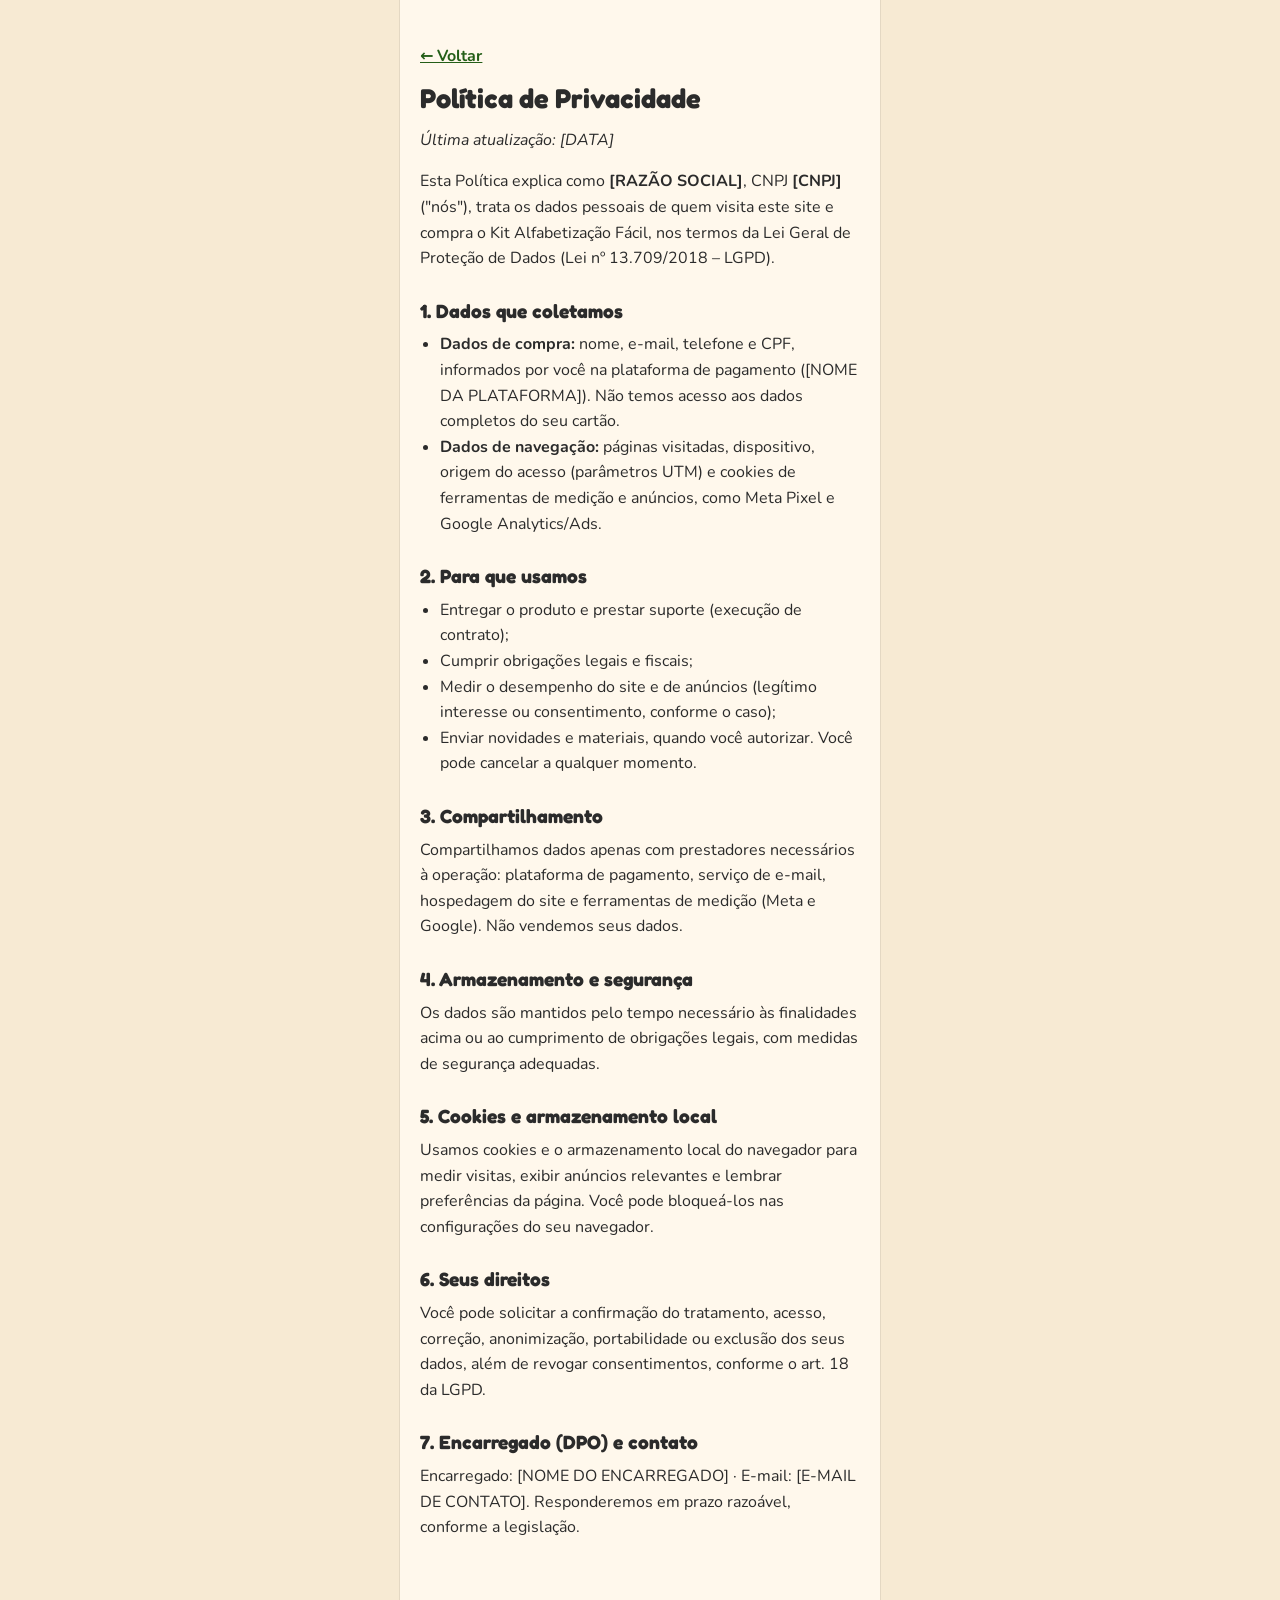
<file: privacidade.html>
<!doctype html>
<html lang="pt-BR">
<head>
  <meta charset="utf-8">
  <meta name="viewport" content="width=device-width, initial-scale=1">
  <title>Política de Privacidade | Alfabetização Fácil</title>
  <meta name="description" content="Política de Privacidade do Kit Alfabetização Fácil, em conformidade com a LGPD.">
  <meta name="robots" content="noindex">
  <link rel="icon" href="img/favicon.svg" type="image/svg+xml">
  <link rel="preconnect" href="https://fonts.googleapis.com">
  <link rel="preconnect" href="https://fonts.gstatic.com" crossorigin>
  <link rel="stylesheet" href="https://fonts.googleapis.com/css2?family=Fredoka:wght@600;700&family=Nunito:wght@400;700&display=swap">
  <link rel="stylesheet" href="css/style.css">
</head>
<body>
<div class="page">
  <main class="legal">
    <a href="index.html" class="voltar">← Voltar</a>
    <h1>Política de Privacidade</h1>
    <p><em>Última atualização: [DATA]</em></p>

    <p>Esta Política explica como <strong>[RAZÃO SOCIAL]</strong>, CNPJ <strong>[CNPJ]</strong> ("nós"), trata os dados pessoais de quem visita este site e compra o Kit Alfabetização Fácil, nos termos da Lei Geral de Proteção de Dados (Lei nº 13.709/2018 – LGPD).</p>

    <h2>1. Dados que coletamos</h2>
    <ul>
      <li><strong>Dados de compra:</strong> nome, e-mail, telefone e CPF, informados por você na plataforma de pagamento ([NOME DA PLATAFORMA]). Não temos acesso aos dados completos do seu cartão.</li>
      <li><strong>Dados de navegação:</strong> páginas visitadas, dispositivo, origem do acesso (parâmetros UTM) e cookies de ferramentas de medição e anúncios, como Meta Pixel e Google Analytics/Ads.</li>
    </ul>

    <h2>2. Para que usamos</h2>
    <ul>
      <li>Entregar o produto e prestar suporte (execução de contrato);</li>
      <li>Cumprir obrigações legais e fiscais;</li>
      <li>Medir o desempenho do site e de anúncios (legítimo interesse ou consentimento, conforme o caso);</li>
      <li>Enviar novidades e materiais, quando você autorizar. Você pode cancelar a qualquer momento.</li>
    </ul>

    <h2>3. Compartilhamento</h2>
    <p>Compartilhamos dados apenas com prestadores necessários à operação: plataforma de pagamento, serviço de e-mail, hospedagem do site e ferramentas de medição (Meta e Google). Não vendemos seus dados.</p>

    <h2>4. Armazenamento e segurança</h2>
    <p>Os dados são mantidos pelo tempo necessário às finalidades acima ou ao cumprimento de obrigações legais, com medidas de segurança adequadas.</p>

    <h2>5. Cookies e armazenamento local</h2>
    <p>Usamos cookies e o armazenamento local do navegador para medir visitas, exibir anúncios relevantes e lembrar preferências da página. Você pode bloqueá-los nas configurações do seu navegador.</p>

    <h2>6. Seus direitos</h2>
    <p>Você pode solicitar a confirmação do tratamento, acesso, correção, anonimização, portabilidade ou exclusão dos seus dados, além de revogar consentimentos, conforme o art. 18 da LGPD.</p>

    <h2>7. Encarregado (DPO) e contato</h2>
    <p>Encarregado: [NOME DO ENCARREGADO] · E-mail: [E-MAIL DE CONTATO]. Responderemos em prazo razoável, conforme a legislação.</p>
  </main>
</div>
</body>
</html>
</file>
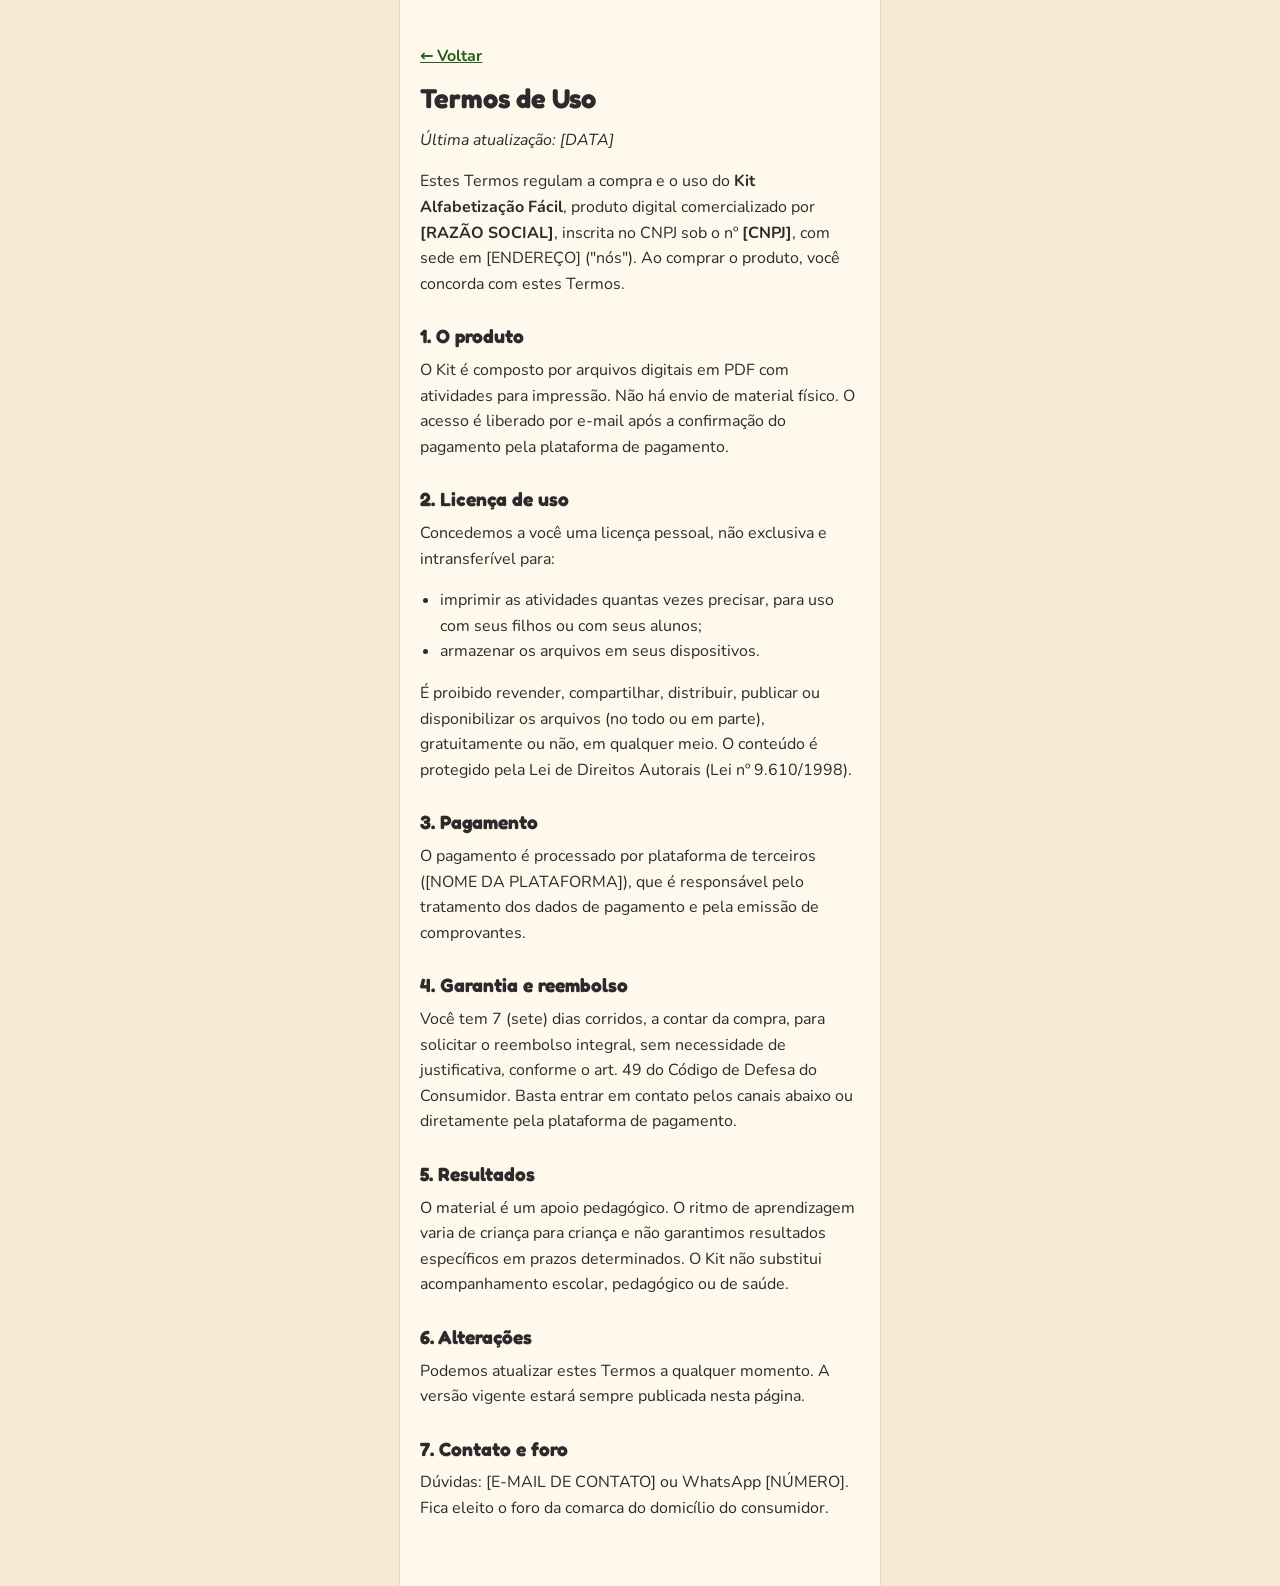
<file: termos.html>
<!doctype html>
<html lang="pt-BR">
<head>
  <meta charset="utf-8">
  <meta name="viewport" content="width=device-width, initial-scale=1">
  <title>Termos de Uso | Alfabetização Fácil</title>
  <meta name="description" content="Termos de Uso do Kit Alfabetização Fácil.">
  <meta name="robots" content="noindex">
  <link rel="icon" href="img/favicon.svg" type="image/svg+xml">
  <link rel="preconnect" href="https://fonts.googleapis.com">
  <link rel="preconnect" href="https://fonts.gstatic.com" crossorigin>
  <link rel="stylesheet" href="https://fonts.googleapis.com/css2?family=Fredoka:wght@600;700&family=Nunito:wght@400;700&display=swap">
  <link rel="stylesheet" href="css/style.css">
</head>
<body>
<div class="page">
  <main class="legal">
    <a href="index.html" class="voltar">← Voltar</a>
    <h1>Termos de Uso</h1>
    <p><em>Última atualização: [DATA]</em></p>

    <p>Estes Termos regulam a compra e o uso do <strong>Kit Alfabetização Fácil</strong>, produto digital comercializado por <strong>[RAZÃO SOCIAL]</strong>, inscrita no CNPJ sob o nº <strong>[CNPJ]</strong>, com sede em [ENDEREÇO] ("nós"). Ao comprar o produto, você concorda com estes Termos.</p>

    <h2>1. O produto</h2>
    <p>O Kit é composto por arquivos digitais em PDF com atividades para impressão. Não há envio de material físico. O acesso é liberado por e-mail após a confirmação do pagamento pela plataforma de pagamento.</p>

    <h2>2. Licença de uso</h2>
    <p>Concedemos a você uma licença pessoal, não exclusiva e intransferível para:</p>
    <ul>
      <li>imprimir as atividades quantas vezes precisar, para uso com seus filhos ou com seus alunos;</li>
      <li>armazenar os arquivos em seus dispositivos.</li>
    </ul>
    <p>É proibido revender, compartilhar, distribuir, publicar ou disponibilizar os arquivos (no todo ou em parte), gratuitamente ou não, em qualquer meio. O conteúdo é protegido pela Lei de Direitos Autorais (Lei nº 9.610/1998).</p>

    <h2>3. Pagamento</h2>
    <p>O pagamento é processado por plataforma de terceiros ([NOME DA PLATAFORMA]), que é responsável pelo tratamento dos dados de pagamento e pela emissão de comprovantes.</p>

    <h2>4. Garantia e reembolso</h2>
    <p>Você tem 7 (sete) dias corridos, a contar da compra, para solicitar o reembolso integral, sem necessidade de justificativa, conforme o art. 49 do Código de Defesa do Consumidor. Basta entrar em contato pelos canais abaixo ou diretamente pela plataforma de pagamento.</p>

    <h2>5. Resultados</h2>
    <p>O material é um apoio pedagógico. O ritmo de aprendizagem varia de criança para criança e não garantimos resultados específicos em prazos determinados. O Kit não substitui acompanhamento escolar, pedagógico ou de saúde.</p>

    <h2>6. Alterações</h2>
    <p>Podemos atualizar estes Termos a qualquer momento. A versão vigente estará sempre publicada nesta página.</p>

    <h2>7. Contato e foro</h2>
    <p>Dúvidas: [E-MAIL DE CONTATO] ou WhatsApp [NÚMERO]. Fica eleito o foro da comarca do domicílio do consumidor.</p>
  </main>
</div>
</body>
</html>
</file>
<file: css/style.css>
/* ===== Kit Alfabetização Fácil ===== */
:root {
  --laranja: #E8742A;
  --verde: #2F7A1F;
  --verde-escuro: #245E17;
  --roxo: #5A4BC2;
  --vermelho: #E3261C;
  --texto: #2B2B2B;
  --amarelo-destaque: #FFC93C;
  --fundo: #F7EAD3;
  --card: #FFF8EC;
  --branco: #FFFFFF;
  --cinza: #5C5C5C;
  --titulo: "Fredoka", "Trebuchet MS", system-ui, sans-serif;
  --corpo: "Nunito", "Segoe UI", system-ui, sans-serif;
  --raio: 12px;
}

*, *::before, *::after { box-sizing: border-box; }
html { scroll-behavior: smooth; scroll-padding-top: 56px; -webkit-text-size-adjust: 100%; }
body {
  margin: 0;
  background: var(--fundo);
  color: var(--texto);
  font: 400 1rem/1.6 var(--corpo);
}
img { display: block; max-width: 100%; height: auto; }
h1, h2, h3 { font-family: var(--titulo); font-weight: 700; line-height: 1.2; margin: 0 0 .5em; }
p { margin: 0 0 1em; }
ul, ol { margin: 0; padding: 0; list-style: none; }
figure { margin: 0; }
a { color: var(--verde-escuro); }
mark { background: var(--amarelo-destaque); color: var(--texto); padding: 0 .2em; border-radius: 4px; -webkit-box-decoration-break: clone; box-decoration-break: clone; }
:focus-visible { outline: 3px solid var(--roxo); outline-offset: 3px; }

/* Coluna central estilo celular */
.page {
  max-width: 480px;
  margin: 0 auto;
  background: var(--card);
  min-height: 100vh;
  box-shadow: 0 0 0 1px rgba(0,0,0,.08);
}

/* Barra de aviso */
.topbar {
  position: sticky; top: 0; z-index: 20;
  background: var(--roxo); color: var(--branco);
  text-align: center; font-weight: 700; font-size: .95rem;
  padding: .6rem 1rem;
}
.topbar p { margin: 0; }

/* Seções e separadores */
.hero, .sec, .destaque { padding: 2rem 1.25rem; }
main > section + section { border-top: 1px solid #000; }

.faixa {
  background: var(--laranja); color: var(--branco);
  font-size: 1.3rem; font-weight: 700; text-align: center;
  padding: .7rem 1rem; border-radius: 10px;
  margin: 0 0 1.5rem;
}
.sec h3 { font-size: 1.2rem; }

/* Hero */
.hero { text-align: center; }
.hero h1 { font-size: 1.95rem; margin-bottom: .75rem; }
.hero__sub { font-size: 1.05rem; }
.hero__img { margin: 1.25rem auto; }

.pricebox {
  background: var(--vermelho); color: var(--branco);
  border: 2px solid #000; border-radius: var(--raio);
  padding: 1rem; margin: 0 0 1.5rem;
}
.pricebox p { margin: 0; }
.pricebox__main { font-size: 1.1rem; }
.pricebox__main strong { font-family: var(--titulo); font-size: 1.9rem; display: inline-block; line-height: 1.1; }
.pricebox__alt { font-size: .95rem; margin-top: .35rem !important; }
.micro { font-size: .9rem; color: var(--cinza); margin: 1rem 0 0; }
.micro span { white-space: nowrap; }

/* Botões */
.btn {
  display: flex; align-items: center; justify-content: center;
  width: 100%; min-height: 56px; padding: .9rem 1.25rem;
  background: var(--verde); color: var(--branco);
  font: 700 1.1rem/1.2 var(--titulo); letter-spacing: .02em; text-transform: uppercase; text-align: center; text-decoration: none;
  border: 2px solid #000; border-radius: var(--raio);
  box-shadow: 6px 6px 0 #000;
  transition: transform .12s ease, box-shadow .12s ease;
  cursor: pointer;
}
.btn:hover { transform: translate(3px, 3px); box-shadow: 3px 3px 0 #000; }
.btn:active { transform: translate(6px, 6px); box-shadow: 0 0 0 #000; }
.btn:focus-visible { outline: 3px solid var(--roxo); outline-offset: 4px; }
.btn--sec {
  background: transparent; color: var(--texto);
  box-shadow: none; font-size: 1rem; text-transform: none;
}
.btn--sec:hover { transform: none; box-shadow: none; background: rgba(0,0,0,.05); }
.btn--sec:active { transform: translateY(1px); }
.btn--sm { width: auto; min-height: 48px; padding: .6rem 1rem; font-size: 1rem; box-shadow: 4px 4px 0 #000; }
.btn--sm:hover { transform: translate(2px, 2px); box-shadow: 2px 2px 0 #000; }
.sec .btn { margin-top: 1.75rem; }

.btn--pulse { animation: pulso 1.8s ease-in-out infinite; }
.btn--pulse:hover, .btn--pulse:active { animation: none; }
@keyframes pulso {
  0%, 100% { transform: scale(1); }
  50% { transform: scale(1.035); }
}

/* Placeholders de imagem */
.img-box { position: relative; }
.img-box img { width: 100%; }
.img-box.is-missing {
  background: #D9D9D9; border: 2px dashed #8A8A8A; border-radius: 8px;
  min-height: 80px;
}
.img-box.is-missing img { position: absolute; inset: 0; height: 100%; opacity: 0; }
.img-box.is-missing::after {
  content: attr(data-file);
  position: absolute; inset: 0;
  display: flex; align-items: center; justify-content: center; text-align: center;
  padding: .5rem; font: 700 .85rem/1.3 ui-monospace, Consolas, monospace; color: #3A3A3A;
  word-break: break-all;
}

/* Depoimento em destaque */
.destaque { text-align: center; }
.destaque__label { font-weight: 700; margin-bottom: .75rem; }
.destaque .img-box { max-width: 280px; margin: 0 auto; border-radius: var(--raio); overflow: hidden; border: 2px solid #000; }
.destaque .img-box.is-missing { border-style: dashed; }

/* Problema */
.lista-x li {
  position: relative; padding: .7rem .75rem .7rem 2.4rem; margin-bottom: .6rem;
  background: var(--branco); border: 1px solid #E5D6BC; border-radius: 10px;
}
.lista-x li::before { content: "❌"; position: absolute; left: .7rem; top: .7rem; font-size: 1rem; }
.fecho { font-size: 1.1rem; font-weight: 700; margin: 1.5rem 0 0; text-align: center; }

/* Como funciona */
.passos li { display: flex; gap: 1rem; align-items: flex-start; margin-bottom: 1.25rem; }
.passos__ico {
  flex: 0 0 52px; height: 52px; display: grid; place-items: center;
  font-size: 1.6rem; background: var(--amarelo-destaque); border: 2px solid #000; border-radius: 50%;
}
.passos h3 { margin-bottom: .25rem; }
.passos p { margin: 0; }
.chips { display: flex; flex-wrap: wrap; gap: .5rem; justify-content: center; margin-top: 1.5rem; }
.chips li {
  font-size: .9rem; font-weight: 700; padding: .35rem .8rem;
  background: var(--branco); border: 2px solid #000; border-radius: 999px;
}

/* Linha do tempo */
.timeline { position: relative; padding-left: 2.25rem; }
.timeline::before { content: ""; position: absolute; left: .7rem; top: .4rem; bottom: .4rem; width: 3px; background: var(--laranja); border-radius: 2px; }
.timeline li { position: relative; margin-bottom: 1.25rem; font-size: 1.05rem; }
.timeline li::before {
  content: ""; position: absolute; left: -2.05rem; top: .3rem;
  width: 18px; height: 18px; border-radius: 50%; background: var(--amarelo-destaque); border: 3px solid #000;
}
.nota { font-size: .9rem; color: var(--cinza); font-style: italic; margin: 0; }

/* Módulos */
.modulos { display: grid; grid-template-columns: 1fr; gap: 1rem; }
.modulo, .bonus {
  display: grid; grid-template-columns: 96px 1fr; gap: 1rem; align-items: center;
  background: var(--branco); border: 2px solid #000; border-radius: var(--raio); padding: .9rem;
}
.modulo .img-box, .bonus .img-box { border-radius: 6px; overflow: hidden; }
.modulo h3, .bonus h3 { font-size: 1.1rem; margin-bottom: .25rem; }
.modulo p, .bonus p { margin: 0; font-size: .95rem; }

/* Carrossel */
.carousel { position: relative; }
.carousel__track {
  display: flex; overflow-x: auto; scroll-snap-type: x mandatory;
  scrollbar-width: none; border: 2px solid #000; border-radius: var(--raio); background: var(--branco);
  overscroll-behavior-x: contain;
}
.carousel__track::-webkit-scrollbar { display: none; }
.carousel__slide { flex: 0 0 100%; scroll-snap-align: center; scroll-snap-stop: always; padding: .75rem; }
.carousel__slide img { object-fit: contain; }
.carousel__btn {
  position: absolute; top: calc(50% - 1rem); transform: translateY(-50%);
  width: 48px; height: 48px; border-radius: 50%;
  background: var(--branco); color: var(--texto); border: 2px solid #000; box-shadow: 3px 3px 0 #000;
  font: 700 1.6rem/1 var(--titulo); cursor: pointer;
}
.carousel__btn--prev { left: -.5rem; }
.carousel__btn--next { right: -.5rem; }
.carousel__btn:disabled { opacity: .35; cursor: default; }
.carousel__dots { display: flex; justify-content: center; gap: .1rem; margin-top: .5rem; }
.carousel__dots button {
  width: 32px; height: 32px; padding: 0; border: 0; background: transparent; cursor: pointer;
  display: grid; place-items: center;
}
.carousel__dots button::before {
  content: ""; width: 11px; height: 11px; border-radius: 50%; background: #BDB3A3; border: 1px solid #000;
}
.carousel__dots button[aria-current="true"]::before { background: var(--laranja); transform: scale(1.25); }
.legenda { text-align: center; font-size: .9rem; color: var(--cinza); margin: .25rem 0 0; }

/* Bônus */
.bonus-list { display: grid; gap: 1rem; }
.bonus { position: relative; }
.bonus .selo {
  position: absolute; top: -10px; right: 10px;
  background: var(--vermelho); color: var(--branco); font: 700 .8rem/1 var(--titulo);
  padding: .35rem .6rem; border: 2px solid #000; border-radius: 6px; transform: rotate(4deg);
}
.bonus__ico {
  aspect-ratio: 3 / 4; display: grid; place-items: center; font-size: 2.5rem;
  background: #E8F3E3; border: 2px solid #000; border-radius: 6px;
}
.bonus__valor { font-weight: 700; color: var(--verde-escuro); margin-top: .35rem !important; }
.bonus__valor s { color: var(--cinza); font-weight: 400; }
.total { text-align: center; font-size: 1.15rem; margin: 1.5rem 0 0; }
.total strong { color: var(--verde-escuro); font-size: 1.35rem; }

/* Público */
.publico { display: grid; gap: 1rem; }
.publico article {
  background: var(--verde); color: var(--branco); text-align: center;
  border: 2px solid #000; border-radius: var(--raio); padding: 1.25rem;
}
.publico span { font-size: 2.2rem; display: block; margin-bottom: .25rem; }
.publico p { margin: 0; }

/* Autora */
.autora { text-align: center; }
.autora__foto { width: 160px; margin: 0 auto 1rem; border-radius: 50%; overflow: hidden; border: 3px solid #000; }
.autora__foto.is-missing { border-radius: 50%; }
.autora__form { font-weight: 700; color: var(--cinza); }
.autora p:last-child { text-align: left; margin: 0; }

/* Depoimentos */
.depos { display: grid; grid-template-columns: 1fr 1fr; gap: .75rem; }
.depos .img-box { border: 2px solid #000; border-radius: 10px; overflow: hidden; }
.depos .img-box.is-missing { border-style: dashed; }

/* Ofertas */
.timer {
  text-align: center; background: var(--texto); color: var(--branco);
  border-radius: var(--raio); padding: .75rem; margin-bottom: 1.5rem;
}
.timer p { margin: 0; font-weight: 700; }
.timer__clock { font: 700 1.8rem/1.2 var(--titulo); font-variant-numeric: tabular-nums; color: var(--amarelo-destaque); }

.plano {
  position: relative; text-align: center;
  background: var(--branco); border: 2px solid #000; border-radius: 16px;
  padding: 1.5rem 1.25rem; margin-bottom: 1.5rem;
}
.plano--top {
  border: 5px solid var(--verde); padding: 2rem 1.25rem 1.75rem;
  transform: scale(1.02); box-shadow: 0 8px 24px rgba(47,122,31,.2); margin: 1rem 0 2rem;
}
.plano__selo {
  position: absolute; top: -16px; left: 50%; transform: translateX(-50%);
  background: var(--verde); color: var(--branco); border: 2px solid #000; border-radius: 999px;
  font: 700 .9rem/1 var(--titulo); padding: .45rem 1rem; white-space: nowrap;
}
.plano h3 { font-size: 1.5rem; margin-bottom: .5rem; }
.plano__de { margin: 0; color: var(--cinza); }
.plano__preco { font: 700 2.8rem/1.1 var(--titulo); color: var(--verde-escuro); margin: 0; }
.plano__parc { font-size: .95rem; color: var(--cinza); }
.plano__itens { text-align: left; margin: 1rem 0 0; }
.plano__itens > li { position: relative; padding-left: 1.9rem; margin-bottom: .55rem; }
.plano__itens > li::before { position: absolute; left: 0; top: 0; }
.plano__itens .ok::before { content: "✅"; }
.plano__itens .no { color: var(--cinza); }
.plano__itens .no::before { content: "❌"; }
.plano__mods { margin: .35rem 0 .25rem; font-size: .9rem; color: var(--cinza); }
.plano__mods li { padding-left: .9rem; position: relative; }
.plano__mods li::before { content: "•"; position: absolute; left: 0; }
.plano .btn { margin-top: 1.25rem; }
.selos { text-align: center; font-weight: 700; font-size: .95rem; margin: 0 0 .75rem; }
.pagamento { display: flex; justify-content: center; gap: .5rem; margin: 0; }
.pagamento span { font-size: .85rem; font-weight: 700; padding: .3rem .75rem; border: 1px solid #000; border-radius: 6px; background: var(--branco); }

/* Garantia */
.garantia { text-align: center; }
.garantia__selo { width: 150px; margin: 0 auto 1rem; }
.garantia h2 { font-size: 1.45rem; }

/* FAQ */
.faq details { margin-bottom: .75rem; border: 2px solid #000; border-radius: var(--raio); overflow: hidden; background: var(--branco); }
.faq summary {
  list-style: none; cursor: pointer; position: relative;
  background: var(--laranja); color: var(--branco);
  font: 700 1.2rem/1.3 var(--titulo); padding: .85rem 3rem .85rem 1rem; min-height: 48px;
}
.faq summary::-webkit-details-marker { display: none; }
.faq summary::after {
  content: ""; position: absolute; right: 1.1rem; top: 50%;
  width: 10px; height: 10px; border-right: 3px solid currentColor; border-bottom: 3px solid currentColor;
  transform: translateY(-70%) rotate(45deg); transition: transform .2s ease;
}
.faq details[open] summary::after { transform: translateY(-30%) rotate(-135deg); }
.faq details p { margin: 0; padding: 1rem; }

/* Rodapé */
.rodape { border-top: 1px solid #000; padding: 1.75rem 1.25rem 2rem; text-align: center; font-size: .9rem; color: var(--cinza); }
.rodape nav { display: flex; flex-wrap: wrap; justify-content: center; gap: .25rem 1rem; }
.rodape a { color: var(--texto); display: inline-block; padding: .6rem .25rem; }

/* Barra CTA fixa */
.stickybar { display: none; }
@media (max-width: 767px) {
  .stickybar {
    display: flex; align-items: center; justify-content: space-between; gap: 1rem;
    position: fixed; left: 0; right: 0; bottom: 0; z-index: 30;
    max-width: 480px; margin: 0 auto; padding: .6rem 1rem calc(.6rem + env(safe-area-inset-bottom));
    background: var(--card); border-top: 2px solid #000;
    transform: translateY(110%); transition: transform .25s ease;
  }
  .stickybar.is-visible { transform: none; }
  .stickybar p { margin: 0; line-height: 1.2; font-size: .9rem; }
  .stickybar strong { font: 700 1.35rem/1.1 var(--titulo); color: var(--verde-escuro); }
  .rodape { padding-bottom: 6rem; }
}

/* Páginas legais */
.legal { padding: 2rem 1.25rem 3rem; }
.legal h1 { font-size: 1.7rem; }
.legal h2 { font-size: 1.2rem; margin-top: 1.75rem; }
.legal ul { list-style: disc; padding-left: 1.25rem; margin-bottom: 1em; }
.voltar { display: inline-block; padding: .75rem 0; font-weight: 700; }

@media (prefers-reduced-motion: reduce) {
  html { scroll-behavior: auto; }
  .btn--pulse { animation: none; }
  *, *::before, *::after { transition-duration: 0s !important; }
}
</file>
